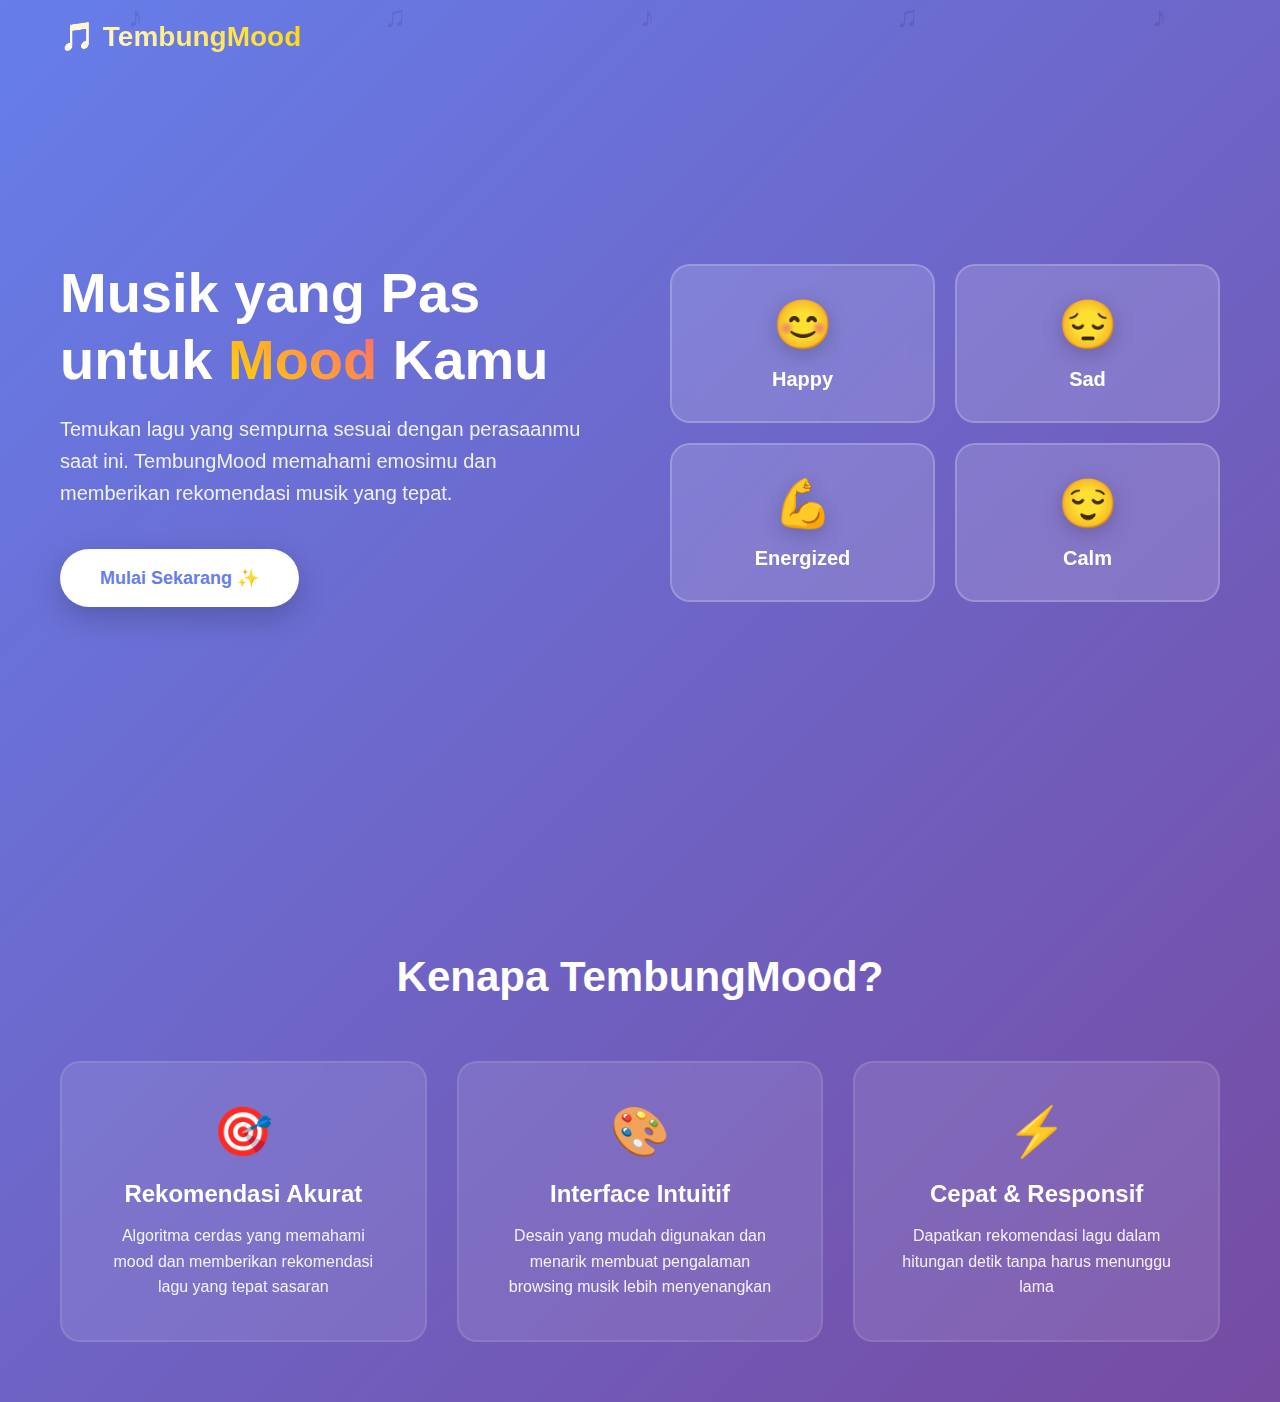
<file: index.html>
<!DOCTYPE html>
<html lang="id">
<head>
    <meta charset="UTF-8">
    <meta name="viewport" content="width=device-width, initial-scale=1.0">
    <title>TembungMood - Musik Sesuai Mood Kamu</title>
    <style>
        * {
            margin: 0;
            padding: 0;
            box-sizing: border-box;
        }

        body {
            font-family: 'Segoe UI', Tahoma, Geneva, Verdana, sans-serif;
            overflow-x: hidden;
            background: linear-gradient(135deg, #667eea 0%, #764ba2 100%);
            min-height: 100vh;
        }

        .container {
            max-width: 1200px;
            margin: 0 auto;
            padding: 0 20px;
        }

/*stk


        /* Navbar */
        nav {
            padding: 20px 0;
            display: flex;
            justify-content: space-between;
            align-items: center;
        }

        .logo {
            font-size: 28px;
            font-weight: bold;
            color: white;
            display: flex;
            align-items: center;
            gap: 10px;
            cursor: pointer;
        }

        .logo span {
            background: linear-gradient(45deg, #fff, #ffd700);
            -webkit-background-clip: text;
            -webkit-text-fill-color: transparent;
            background-clip: text;
        }

        /* Pages Container */
        .page {
            display: none;
            animation: fadeIn 0.5s ease;
        }

        .page.active {
            display: block;
        }

        /* Hero Section */
        .hero {
            display: flex;
            align-items: center;
            justify-content: space-between;
            min-height: 80vh;
            gap: 60px;
            padding: 40px 0;
        }

        .hero-content {
            flex: 1;
            color: white;
            animation: fadeInLeft 1s ease;
        }

        .hero-content h1 {
            font-size: 56px;
            margin-bottom: 20px;
            line-height: 1.2;
        }

        .hero-content .highlight {
            background: linear-gradient(45deg, #ffd700, #ff6b6b);
            -webkit-background-clip: text;
            -webkit-text-fill-color: transparent;
            background-clip: text;
        }

        .hero-content p {
            font-size: 20px;
            margin-bottom: 40px;
            opacity: 0.9;
            line-height: 1.6;
        }

        .cta-button {
            background: white;
            color: #667eea;
            padding: 18px 40px;
            border: none;
            border-radius: 50px;
            font-size: 18px;
            font-weight: bold;
            cursor: pointer;
            transition: all 0.3s ease;
            box-shadow: 0 10px 30px rgba(0,0,0,0.2);
            display: inline-block;
            text-decoration: none;
        }

        .cta-button:hover {
            transform: translateY(-3px);
            box-shadow: 0 15px 40px rgba(0,0,0,0.3);
            background: #ffd700;
            color: #333;
        }

        /* Mood Cards Preview */
        .mood-preview {
            flex: 1;
            display: grid;
            grid-template-columns: repeat(2, 1fr);
            gap: 20px;
            animation: fadeInRight 1s ease;
        }

        .mood-card {
            background: rgba(255,255,255,0.15);
            backdrop-filter: blur(10px);
            border-radius: 20px;
            padding: 30px;
            text-align: center;
            cursor: pointer;
            transition: all 0.3s ease;
            border: 2px solid rgba(255,255,255,0.2);
        }

        .mood-card:hover {
            transform: translateY(-10px);
            background: rgba(255,255,255,0.25);
            border-color: rgba(255,255,255,0.4);
        }

        .mood-icon {
            font-size: 48px;
            margin-bottom: 15px;
            filter: drop-shadow(0 5px 10px rgba(0,0,0,0.2));
        }

        .mood-name {
            color: white;
            font-size: 20px;
            font-weight: 600;
        }

        /* Features Section */
        .features {
            margin-top: 100px;
            padding: 60px 0;
        }

        .features h2 {
            text-align: center;
            color: white;
            font-size: 42px;
            margin-bottom: 60px;
        }

        .feature-grid {
            display: grid;
            grid-template-columns: repeat(auto-fit, minmax(280px, 1fr));
            gap: 30px;
        }

        .feature-item {
            background: rgba(255,255,255,0.1);
            backdrop-filter: blur(10px);
            padding: 40px;
            border-radius: 20px;
            text-align: center;
            color: white;
            border: 2px solid rgba(255,255,255,0.1);
            transition: all 0.3s ease;
        }

        .feature-item:hover {
            transform: translateY(-5px);
            background: rgba(255,255,255,0.15);
        }

        .feature-item h3 {
            font-size: 24px;
            margin: 20px 0 15px 0;
        }

        .feature-item p {
            opacity: 0.9;
            line-height: 1.6;
        }

        /* Mood Detail Page */
        .mood-detail {
            padding: 40px 0;
            min-height: 80vh;
        }

        .back-button {
            background: rgba(255,255,255,0.2);
            color: white;
            padding: 12px 30px;
            border: none;
            border-radius: 25px;
            font-size: 16px;
            cursor: pointer;
            margin-bottom: 30px;
            transition: all 0.3s ease;
        }

        .back-button:hover {
            background: rgba(255,255,255,0.3);
        }

        .mood-header {
            text-align: center;
            color: white;
            margin-bottom: 50px;
        }

        .mood-header .big-icon {
            font-size: 100px;
            margin-bottom: 20px;
        }

        .mood-header h1 {
            font-size: 48px;
            margin-bottom: 15px;
        }

        .mood-header p {
            font-size: 20px;
            opacity: 0.9;
        }

        /* Song List */
        .song-list {
            display: grid;
            grid-template-columns: repeat(auto-fill, minmax(300px, 1fr));
            gap: 20px;
            margin-top: 40px;
        }

        .song-card {
            background: rgba(255,255,255,0.15);
            backdrop-filter: blur(10px);
            border-radius: 15px;
            padding: 25px;
            color: white;
            border: 2px solid rgba(255,255,255,0.2);
            transition: all 0.3s ease;
            cursor: pointer;
        }

        .song-card:hover {
            transform: translateY(-5px);
            background: rgba(255,255,255,0.25);
        }

        .song-card .song-title {
            font-size: 20px;
            font-weight: bold;
            margin-bottom: 8px;
        }

        .song-card .song-artist {
            font-size: 16px;
            opacity: 0.8;
            margin-bottom: 15px;
        }

        .song-card .play-icon {
            font-size: 30px;
            text-align: right;
        }

        /* Floating Animation */
        @keyframes float {
            0%, 100% { transform: translateY(0); }
            50% { transform: translateY(-20px); }
        }

        .floating {
            animation: float 3s ease-in-out infinite;
        }

        @keyframes fadeInLeft {
            from {
                opacity: 0;
                transform: translateX(-50px);
            }
            to {
                opacity: 1;
                transform: translateX(0);
            }
        }

        @keyframes fadeInRight {
            from {
                opacity: 0;
                transform: translateX(50px);
            }
            to {
                opacity: 1;
                transform: translateX(0);
            }
        }

        @keyframes fadeIn {
            from {
                opacity: 0;
            }
            to {
                opacity: 1;
            }
        }

        /* Responsive */
        @media (max-width: 768px) {
            .hero {
                flex-direction: column;
                text-align: center;
            }

            .hero-content h1 {
                font-size: 36px;
            }

            .mood-preview {
                width: 100%;
            }

            .features h2 {
                font-size: 32px;
            }

            .mood-header h1 {
                font-size: 36px;
            }

            .song-list {
                grid-template-columns: 1fr;
            }
        }

        /* Music Notes Background */
        .music-note {
            position: fixed;
            font-size: 30px;
            opacity: 0.1;
            animation: floatNote 15s linear infinite;
            pointer-events: none;
        }

        @keyframes floatNote {
            0% {
                transform: translateY(100vh) rotate(0deg);
                opacity: 0;
            }
            10% {
                opacity: 0.1;
            }
            90% {
                opacity: 0.1;
            }
            100% {
                transform: translateY(-100px) rotate(360deg);
                opacity: 0;
            }
        }
    </style>
</head>
<body>
    <!-- Animated Background Music Notes -->
    <div class="music-note" style="left: 10%; animation-delay: 0s;">♪</div>
    <div class="music-note" style="left: 30%; animation-delay: 3s;">♫</div>
    <div class="music-note" style="left: 50%; animation-delay: 6s;">♪</div>
    <div class="music-note" style="left: 70%; animation-delay: 9s;">♫</div>
    <div class="music-note" style="left: 90%; animation-delay: 12s;">♪</div>

    <div class="container">
        <!-- Navbar -->
        <nav>
            <div class="logo" onclick="showPage('home')">
                <span>🎵 TembungMood</span>
            </div>
        </nav>

        <!-- Home Page -->
        <div id="home" class="page active">
            <section class="hero">
                <div class="hero-content">
                    <h1>
                        Musik yang Pas<br>
                        untuk <span class="highlight">Mood</span> Kamu
                    </h1>
                    <p>
                        Temukan lagu yang sempurna sesuai dengan perasaanmu saat ini. 
                        TembungMood memahami emosimu dan memberikan rekomendasi musik yang tepat.
                    </p>
                    <button class="cta-button" onclick="document.getElementById('mood-cards').scrollIntoView({behavior: 'smooth'})">
                        Mulai Sekarang ✨
                    </button>
                </div>

                <div class="mood-preview floating" id="mood-cards">
                    <div class="mood-card" onclick="showMoodPage('happy')">
                        <div class="mood-icon">😊</div>
                        <div class="mood-name">Happy</div>
                    </div>
                    <div class="mood-card" onclick="showMoodPage('sad')">
                        <div class="mood-icon">😔</div>
                        <div class="mood-name">Sad</div>
                    </div>
                    <div class="mood-card" onclick="showMoodPage('energized')">
                        <div class="mood-icon">💪</div>
                        <div class="mood-name">Energized</div>
                    </div>
                    <div class="mood-card" onclick="showMoodPage('calm')">
                        <div class="mood-icon">😌</div>
                        <div class="mood-name">Calm</div>
                    </div>
                </div>
            </section>

            <section class="features">
                <h2>Kenapa TembungMood?</h2>
                <div class="feature-grid">
                    <div class="feature-item">
                        <div style="font-size: 48px;">🎯</div>
                        <h3>Rekomendasi Akurat</h3>
                        <p>Algoritma cerdas yang memahami mood dan memberikan rekomendasi lagu yang tepat sasaran</p>
                    </div>
                    <div class="feature-item">
                        <div style="font-size: 48px;">🎨</div>
                        <h3>Interface Intuitif</h3>
                        <p>Desain yang mudah digunakan dan menarik membuat pengalaman browsing musik lebih menyenangkan</p>
                    </div>
                    <div class="feature-item">
                        <div style="font-size: 48px;">⚡</div>
                        <h3>Cepat & Responsif</h3>
                        <p>Dapatkan rekomendasi lagu dalam hitungan detik tanpa harus menunggu lama</p>
                    </div>
                </div>
            </section>
        </div>

        <!-- Happy Mood Page -->
        <div id="happy-page" class="page">
            <div class="mood-detail">
                <button class="back-button" onclick="showPage('home')">← Kembali</button>
                <div class="mood-header">
                    <div class="big-icon">😊</div>
                    <h1>Happy Mood</h1>
                    <p>Lagu-lagu ceria yang bikin harimu makin cerah!</p>
                </div>
                <div class="song-list">
                    <div class="song-card">
                        <div class="song-title">Happy</div>
                        <div class="song-artist">Pharrell Williams</div>
                        <div class="play-icon">▶️</div>
                    </div>
                    <div class="song-card">
                        <div class="song-title">Walking on Sunshine</div>
                        <div class="song-artist">Katrina & The Waves</div>
                        <div class="play-icon">▶️</div>
                    </div>
                    <div class="song-card">
                        <div class="song-title">Good Vibrations</div>
                        <div class="song-artist">The Beach Boys</div>
                        <div class="play-icon">▶️</div>
                    </div>
                    <div class="song-card">
                        <div class="song-title">Don't Stop Me Now</div>
                        <div class="song-artist">Queen</div>
                        <div class="play-icon">▶️</div>
                    </div>
                    <div class="song-card">
                        <div class="song-title">Can't Stop the Feeling!</div>
                        <div class="song-artist">Justin Timberlake</div>
                        <div class="play-icon">▶️</div>
                    </div>
                    <div class="song-card">
                        <div class="song-title">Uptown Funk</div>
                        <div class="song-artist">Mark Ronson ft. Bruno Mars</div>
                        <div class="play-icon">▶️</div>
                    </div>
                </div>
            </div>
        </div>

        <!-- Sad Mood Page -->
        <div id="sad-page" class="page">
            <div class="mood-detail">
                <button class="back-button" onclick="showPage('home')">← Kembali</button>
                <div class="mood-header">
                    <div class="big-icon">😔</div>
                    <h1>Sad Mood</h1>
                    <p>Lagu-lagu yang menemani saat kamu butuh melepas perasaan</p>
                </div>
                <div class="song-list">
                    <div class="song-card">
                        <div class="song-title">Someone Like You</div>
                        <div class="song-artist">Adele</div>
                        <div class="play-icon">▶️</div>
                    </div>
                    <div class="song-card">
                        <div class="song-title">The Night We Met</div>
                        <div class="song-artist">Lord Huron</div>
                        <div class="play-icon">▶️</div>
                    </div>
                    <div class="song-card">
                        <div class="song-title">Let Her Go</div>
                        <div class="song-artist">Passenger</div>
                        <div class="play-icon">▶️</div>
                    </div>
                    <div class="song-card">
                        <div class="song-title">Say Something</div>
                        <div class="song-artist">A Great Big World & Christina Aguilera</div>
                        <div class="play-icon">▶️</div>
                    </div>
                    <div class="song-card">
                        <div class="song-title">Fix You</div>
                        <div class="song-artist">Coldplay</div>
                        <div class="play-icon">▶️</div>
                    </div>
                    <div class="song-card">
                        <div class="song-title">Skinny Love</div>
                        <div class="song-artist">Bon Iver</div>
                        <div class="play-icon">▶️</div>
                    </div>
                </div>
            </div>
        </div>

        <!-- Energized Mood Page -->
        <div id="energized-page" class="page">
            <div class="mood-detail">
                <button class="back-button" onclick="showPage('home')">← Kembali</button>
                <div class="mood-header">
                    <div class="big-icon">💪</div>
                    <h1>Energized Mood</h1>
                    <p>Lagu-lagu penuh energi untuk workout dan produktivitas!</p>
                </div>
                <div class="song-list">
                    <div class="song-card">
                        <div class="song-title">Eye of the Tiger</div>
                        <div class="song-artist">Survivor</div>
                        <div class="play-icon">▶️</div>
                    </div>
                    <div class="song-card">
                        <div class="song-title">Stronger</div>
                        <div class="song-artist">Kanye West</div>
                        <div class="play-icon">▶️</div>
                    </div>
                    <div class="song-card">
                        <div class="song-title">Thunder</div>
                        <div class="song-artist">Imagine Dragons</div>
                        <div class="play-icon">▶️</div>
                    </div>
                    <div class="song-card">
                        <div class="song-title">Titanium</div>
                        <div class="song-artist">David Guetta ft. Sia</div>
                        <div class="play-icon">▶️</div>
                    </div>
                    <div class="song-card">
                        <div class="song-title">Work Bitch</div>
                        <div class="song-artist">Britney Spears</div>
                        <div class="play-icon">▶️</div>
                    </div>
                    <div class="song-card">
                        <div class="song-title">Power</div>
                        <div class="song-artist">Kanye West</div>
                        <div class="play-icon">▶️</div>
                    </div>
                </div>
            </div>
        </div>

        <!-- Calm Mood Page -->
        <div id="calm-page" class="page">
            <div class="mood-detail">
                <button class="back-button" onclick="showPage('home')">← Kembali</button>
                <div class="mood-header">
                    <div class="big-icon">😌</div>
                    <h1>Calm Mood</h1>
                    <p>Lagu-lagu menenangkan untuk relaksasi dan meditasi</p>
                </div>
                <div class="song-list">
                    <div class="song-card">
                        <div class="song-title">Weightless</div>
                        <div class="song-artist">Marconi Union</div>
                        <div class="play-icon">▶️</div>
                    </div>
                    <div class="song-card">
                        <div class="song-title">River Flows in You</div>
                        <div class="song-artist">Yiruma</div>
                        <div class="play-icon">▶️</div>
                    </div>
                    <div class="song-card">
                        <div class="song-title">Clair de Lune</div>
                        <div class="song-artist">Claude Debussy</div>
                        <div class="play-icon">▶️</div>
                    </div>
                    <div class="song-card">
                        <div class="song-title">Breathe Me</div>
                        <div class="song-artist">Sia</div>
                        <div class="play-icon">▶️</div>
                    </div>
                    <div class="song-card">
                        <div class="song-title">The Scientist</div>
                        <div class="song-artist">Coldplay</div>
                        <div class="play-icon">▶️</div>
                    </div>
                    <div class="song-card">
                        <div class="song-title">Holocene</div>
                        <div class="song-artist">Bon Iver</div>
                        <div class="play-icon">▶️</div>
                    </div>
                </div>
            </div>
        </div>
    </div>

    <script>
        function showPage(pageId) {
            // Hide all pages
            const pages = document.querySelectorAll('.page');
            pages.forEach(page => page.classList.remove('active'));
            
            // Show selected page
            document.getElementById(pageId).classList.add('active');
            
            // Scroll to top
            window.scrollTo({ top: 0, behavior: 'smooth' });
        }

        function showMoodPage(mood) {
            showPage(mood + '-page');
        }

        // Add random delays to music notes
        const notes = document.querySelectorAll('.music-note');
        notes.forEach(note => {
            const randomDelay = Math.random() * 15;
            note.style.animationDelay = randomDelay + 's';
        });
    </script>
</body>
</html>
</file>
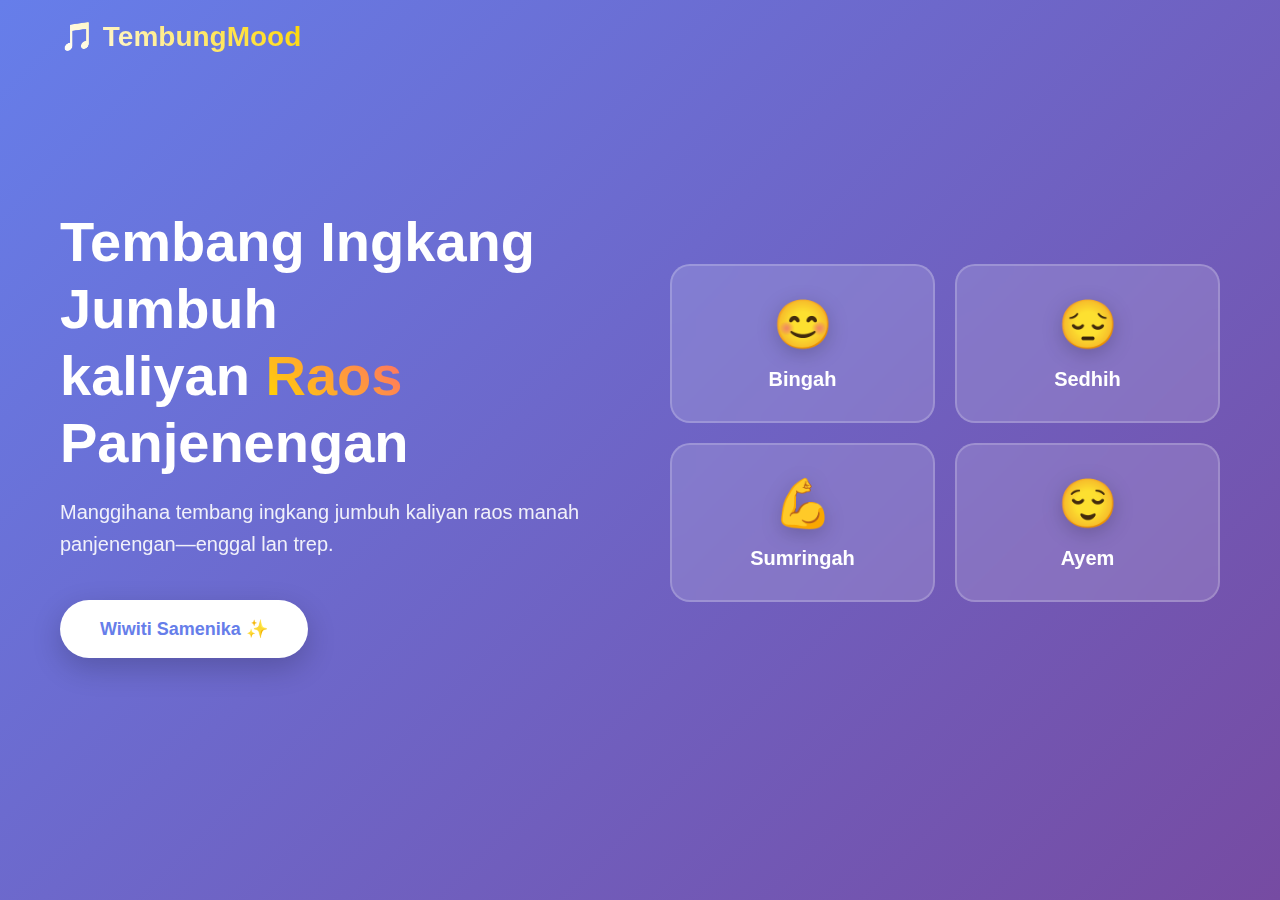
<file: vscode/index.html>
<!DOCTYPE html>
<html lang="id">

<head>
    <meta charset="UTF-8">
    <meta name="viewport" content="width=device-width, initial-scale=1.0">
    <title>TembangMood - Tembang Jumbuh kaliyan Raos Panjenengan</title>
    <link rel="stylesheet" href="css/style.css">
</head>

<body>

    <div class="container">

        <!-- NAVBAR -->
        <nav>
            <div class="logo" onclick="showPage('home')">
                <span>🎵 TembungMood</span>
            </div>
        </nav>

        <!-- HOME PAGE -->
        <div id="home" class="page active">
            <section class="hero">
                <div class="hero-content">
                    <h1>Tembang Ingkang Jumbuh<br>kaliyan <span class="highlight">Raos</span> Panjenengan</h1>
                    <p>Manggihana tembang ingkang jumbuh kaliyan raos manah panjenengan—enggal lan trep.</p>
                    <button class="cta-button"
                        onclick="document.getElementById('mood-cards').scrollIntoView({behavior:'smooth'})">
                        Wiwiti Samenika ✨
                    </button>
                </div>

                <div class="mood-preview floating" id="mood-cards">
                    <div class="mood-card" onclick="showMoodPage('happy')">
                        <div class="mood-icon">😊</div>
                        <div class="mood-name">Bingah</div>
                    </div>
                    <div class="mood-card" onclick="showMoodPage('sad')">
                        <div class="mood-icon">😔</div>
                        <div class="mood-name">Sedhih</div>
                    </div>
                    <div class="mood-card" onclick="showMoodPage('energized')">
                        <div class="mood-icon">💪</div>
                        <div class="mood-name">Sumringah</div>
                    </div>
                    <div class="mood-card" onclick="showMoodPage('calm')">
                        <div class="mood-icon">😌</div>
                        <div class="mood-name">Ayem</div>
                    </div>
                </div>
            </section>
        </div>

        <!-- MOOD PAGES -->
        <div id="happy-page" class="page">
            <div class="mood-detail">
                <button class="back-button" onclick="showPage('home')">← Wangsul</button>
                <button class="refresh-button" onclick="refreshMood('happy')">Enggalaken Malih</button>

                <div class="mood-header">
                    <div class="big-icon">😊</div>
                    <h1>Raos Bingah</h1>
                    <p>Tembang-tembang ingkang sumringah ndadosaken dinten panjenengan langkung padhang!</p>
                </div>

                <div class="song-list"></div>
            </div>
        </div>

        <div id="sad-page" class="page">
            <div class="mood-detail">
                <button class="back-button" onclick="showPage('home')">← Wangsul</button>
                <button class="refresh-button" onclick="refreshMood('sad')">Enggalaken Malih</button>

                <div class="mood-header">
                    <div class="big-icon">😔</div>
                    <h1>Raos Sedhih</h1>
                    <p>Tembang kangge ngancani nalika badhe ngedalaken raos galih.</p>
                </div>

                <div class="song-list"></div>
            </div>
        </div>

        <div id="energized-page" class="page">
            <div class="mood-detail">
                <button class="back-button" onclick="showPage('home')">← Wangsul</button>
                <button class="refresh-button" onclick="refreshMood('energized')">Enggalaken Malih</button>

                <div class="mood-header">
                    <div class="big-icon">💪</div>
                    <h1>Raos Sumringah</h1>
                    <p>Tembang ingkang kebak semangat kangge produktif lan gladhen!</p>
                </div>

                <div class="song-list"></div>
            </div>
        </div>

        <div id="calm-page" class="page">
            <div class="mood-detail">
                <button class="back-button" onclick="showPage('home')">← Wangsul</button>
                <button class="refresh-button" onclick="refreshMood('calm')">Enggalaken Malih</button>

                <div class="mood-header">
                    <div class="big-icon">😌</div>
                    <h1>Raos Ayem</h1>
                    <p>Tembang ingkang nenangaken kangge semedi lan ngaso.</p>
                </div>

                <div class="song-list"></div>
            </div>
        </div>

    </div>

    <script src="js/script.js"></script>

</body>

</html>
</file>
<file: vscode/css/style.css>
/* ===== RESET & BODY ===== */
* {
    margin: 0;
    padding: 0;
    box-sizing: border-box;
}

body {
    font-family: 'Segoe UI', Tahoma, Geneva, Verdana, sans-serif;
    overflow-x: hidden;
    background: linear-gradient(135deg, #667eea 0%, #764ba2 100%);
    min-height: 100vh;
}

/* ===== CONTAINER ===== */
.container {
    max-width: 1200px;
    margin: 0 auto;
    padding: 0 20px;
}

/* ===== NAVBAR ===== */
nav {
    padding: 20px 0;
    display: flex;
    justify-content: space-between;
    align-items: center;
}

.logo {
    font-size: 28px;
    font-weight: bold;
    color: white;
    display: flex;
    align-items: center;
    gap: 10px;
    cursor: pointer;
}

.logo span {
    background: linear-gradient(45deg, #fff, #ffd700);
    -webkit-background-clip: text;
    -webkit-text-fill-color: transparent;
}

/* ===== REFRESH BUTTON ===== */
.refresh-wrapper {
    width: 100%;
    display: flex;
    justify-content: center;
    margin-top: 25px;
    margin-bottom: 10px;
}

.refresh-button {
    background: linear-gradient(135deg, #ffffffdd, #ffe680dd);
    border: none;
    padding: 12px 22px;
    border-radius: 16px;
    font-size: 18px;
    font-weight: 600;
    box-shadow: 0 8px 25px rgba(0, 0, 0, 0.1);
    backdrop-filter: blur(10px);
    cursor: pointer;
    transition: 0.3s ease;
    display: flex;
    align-items: center;
    gap: 10px;
}

.refresh-button:hover {
    transform: translateY(-3px);
    box-shadow: 0 12px 28px rgba(0, 0, 0, 0.15);
    background: linear-gradient(135deg, #fff, #ffeb99);
}

.refresh-button:active {
    transform: scale(0.96);
}

/* ===== PAGES ===== */
.page {
    display: none;
    animation: fadeIn 0.5s ease;
}

.page.active {
    display: block;
}

/* ===== HERO ===== */
.hero {
    display: flex;
    align-items: center;
    justify-content: space-between;
    min-height: 80vh;
    gap: 60px;
    padding: 40px 0;
}

.hero-content {
    flex: 1;
    color: white;
    animation: fadeInLeft 1s ease;
}

.hero-content h1 {
    font-size: 56px;
    margin-bottom: 20px;
    line-height: 1.2;
}

.hero-content .highlight {
    background: linear-gradient(45deg, #ffd700, #ff6b6b);
    -webkit-background-clip: text;
    -webkit-text-fill-color: transparent;
}

.hero-content p {
    font-size: 20px;
    margin-bottom: 40px;
    opacity: 0.9;
    line-height: 1.6;
}

.cta-button {
    background: white;
    color: #667eea;
    padding: 18px 40px;
    border: none;
    border-radius: 50px;
    font-size: 18px;
    font-weight: bold;
    cursor: pointer;
    transition: all 0.3s ease;
    box-shadow: 0 10px 30px rgba(0, 0, 0, 0.2);
    text-decoration: none;
    display: inline-block;
}

.cta-button:hover {
    transform: translateY(-3px);
    box-shadow: 0 15px 40px rgba(0, 0, 0, 0.3);
    background: #ffd700;
    color: #333;
}

/* ===== MOOD PREVIEW ===== */
.mood-preview {
    flex: 1;
    display: grid;
    grid-template-columns: repeat(2, 1fr);
    gap: 20px;
    animation: fadeInRight 1s ease;
}

.mood-card {
    background: rgba(255, 255, 255, 0.15);
    backdrop-filter: blur(10px);
    border-radius: 20px;
    padding: 30px;
    text-align: center;
    cursor: pointer;
    transition: all 0.3s ease;
    border: 2px solid rgba(255, 255, 255, 0.2);
}

.mood-card:hover {
    transform: translateY(-10px);
    background: rgba(255, 255, 255, 0.25);
    border-color: rgba(255, 255, 255, 0.4);
}

.mood-icon {
    font-size: 48px;
    margin-bottom: 15px;
    filter: drop-shadow(0 5px 10px rgba(0, 0, 0, 0.2));
}

.mood-name {
    color: white;
    font-size: 20px;
    font-weight: 600;
}

/* ===== FEATURES ===== */
.features {
    margin-top: 100px;
    padding: 60px 0;
}

.features h2 {
    text-align: center;
    color: white;
    font-size: 42px;
    margin-bottom: 60px;
}

.feature-grid {
    display: grid;
    grid-template-columns: repeat(auto-fit, minmax(280px, 1fr));
    gap: 30px;
}

.feature-item {
    background: rgba(255, 255, 255, 0.1);
    backdrop-filter: blur(10px);
    padding: 40px;
    border-radius: 20px;
    text-align: center;
    color: white;
    border: 2px solid rgba(255, 255, 255, 0.1);
    transition: all 0.3s ease;
}

.feature-item:hover {
    transform: translateY(-5px);
    background: rgba(255, 255, 255, 0.15);
}

/* ===== MOOD DETAIL ===== */
.mood-detail {
    padding: 40px 0;
    min-height: 80vh;
}

.back-button {
    background: rgba(255, 255, 255, 0.2);
    color: white;
    padding: 12px 30px;
    border: none;
    border-radius: 25px;
    font-size: 16px;
    cursor: pointer;
    margin-bottom: 30px;
    transition: all 0.3s ease;
}

.back-button:hover {
    background: rgba(255, 255, 255, 0.3);
}

.mood-header {
    text-align: center;
    color: white;
    margin-bottom: 50px;
}

.mood-header .big-icon {
    font-size: 100px;
    margin-bottom: 20px;
}

.mood-header h1 {
    font-size: 48px;
    margin-bottom: 15px;
}

.mood-header p {
    font-size: 20px;
    opacity: 0.9;
}

/* ===== SONG LIST ===== */
.song-list {
    display: grid;
    grid-template-columns: repeat(auto-fill, minmax(300px, 1fr));
    gap: 20px;
    margin-top: 40px;
}

.song-card {
    background: rgba(255, 255, 255, 0.15);
    backdrop-filter: blur(10px);
    border-radius: 15px;
    padding: 25px;
    color: white;
    border: 2px solid rgba(255, 255, 255, 0.2);
    transition: all 0.3s ease;
    cursor: pointer;
}

.song-card:hover {
    transform: translateY(-5px);
    background: rgba(255, 255, 255, 0.25);
}

.song-title {
    font-size: 20px;
    font-weight: bold;
    margin-bottom: 8px;
}

.song-artist {
    font-size: 16px;
    opacity: 0.8;
    margin-bottom: 15px;
}

.play-icon {
    font-size: 30px;
    text-align: right;
}

/* ===== ANIMATIONS ===== */
@keyframes fadeIn {
    from {
        opacity: 0;
    }
    to {
        opacity: 1;
    }
}

@keyframes fadeInLeft {
    from {
        opacity: 0;
        transform: translateX(-50px);
    }
    to {
        opacity: 1;
        transform: translateX(0);
    }
}

@keyframes fadeInRight {
    from {
        opacity: 0;
        transform: translateX(50px);
    }
    to {
        opacity: 1;
        transform: translateX(0);
    }
}

/* ===== ANIMASI MUSIC NOTES ===== */
.music-note {
    position: fixed;
    font-size: 30px;
    opacity: 0.1;
    color: white;
    animation: floatNote 15s linear infinite;
    pointer-events: none;
    z-index: 1;
}

@keyframes floatNote {
    0% {
        transform: translateY(100vh) rotate(0deg);
        opacity: 0;
    }
    10% {
        opacity: 0.1;
    }
    90% {
        opacity: 0.1;
    }
    100% {
        transform: translateY(-100px) rotate(360deg);
        opacity: 0;
    }
}

/* Floating effect untuk mood cards */
@keyframes float {
    0%, 100% { 
        transform: translateY(0); 
    }
    50% { 
        transform: translateY(-20px); 
    }
}

.floating {
    animation: float 3s ease-in-out infinite;
}

/* ===== MODAL POP-UP ===== */
.modal {
    display: none;
    position: fixed;
    z-index: 1000;
    left: 0;
    top: 0;
    width: 100%;
    height: 100%;
    background: rgba(0, 0, 0, 0.7);
    backdrop-filter: blur(5px);
    animation: fadeIn 0.3s ease;
}

.modal-content {
    background: linear-gradient(135deg, #667eea 0%, #764ba2 100%);
    margin: 15% auto;
    padding: 40px;
    border-radius: 25px;
    width: 90%;
    max-width: 450px;
    text-align: center;
    box-shadow: 0 20px 60px rgba(0, 0, 0, 0.5);
    animation: slideUp 0.3s ease;
    position: relative;
}

.close-modal {
    position: absolute;
    right: 20px;
    top: 15px;
    font-size: 35px;
    color: white;
    cursor: pointer;
    transition: 0.3s;
}

.close-modal:hover {
    color: #ffd700;
    transform: rotate(90deg);
}

#modal-song-title {
    color: white;
    font-size: 28px;
    margin-bottom: 10px;
}

#modal-song-artist {
    color: rgba(255, 255, 255, 0.8);
    font-size: 18px;
    margin-bottom: 30px;
}

.modal-buttons {
    display: flex;
    flex-direction: column;
    gap: 15px;
}

.platform-btn {
    background: rgba(255, 255, 255, 0.2);
    backdrop-filter: blur(10px);
    border: 2px solid rgba(255, 255, 255, 0.3);
    color: white;
    padding: 18px 30px;
    border-radius: 15px;
    font-size: 18px;
    font-weight: bold;
    cursor: pointer;
    transition: all 0.3s ease;
    display: flex;
    align-items: center;
    justify-content: center;
    gap: 12px;
}

.platform-btn:hover {
    transform: translateY(-3px);
    background: rgba(255, 255, 255, 0.3);
    box-shadow: 0 10px 25px rgba(0, 0, 0, 0.3);
}

.spotify-btn:hover {
    background: #1DB954;
    border-color: #1DB954;
}

.youtube-btn:hover {
    background: #FF0000;
    border-color: #FF0000;
}

.platform-icon {
    font-size: 24px;
}

@keyframes slideUp {
    from {
        transform: translateY(50px);
        opacity: 0;
    }
    to {
        transform: translateY(0);
        opacity: 1;
    }
}

/* ===== RESPONSIVE ===== */
@media(max-width:768px) {
    .hero {
        flex-direction: column;
        text-align: center;
    }

    .song-list {
        grid-template-columns: 1fr;
    }
    
    .modal-content {
        width: 90%;
        padding: 30px 20px;
    }
    
    #modal-song-title {
        font-size: 22px;
    }
}
</file>
